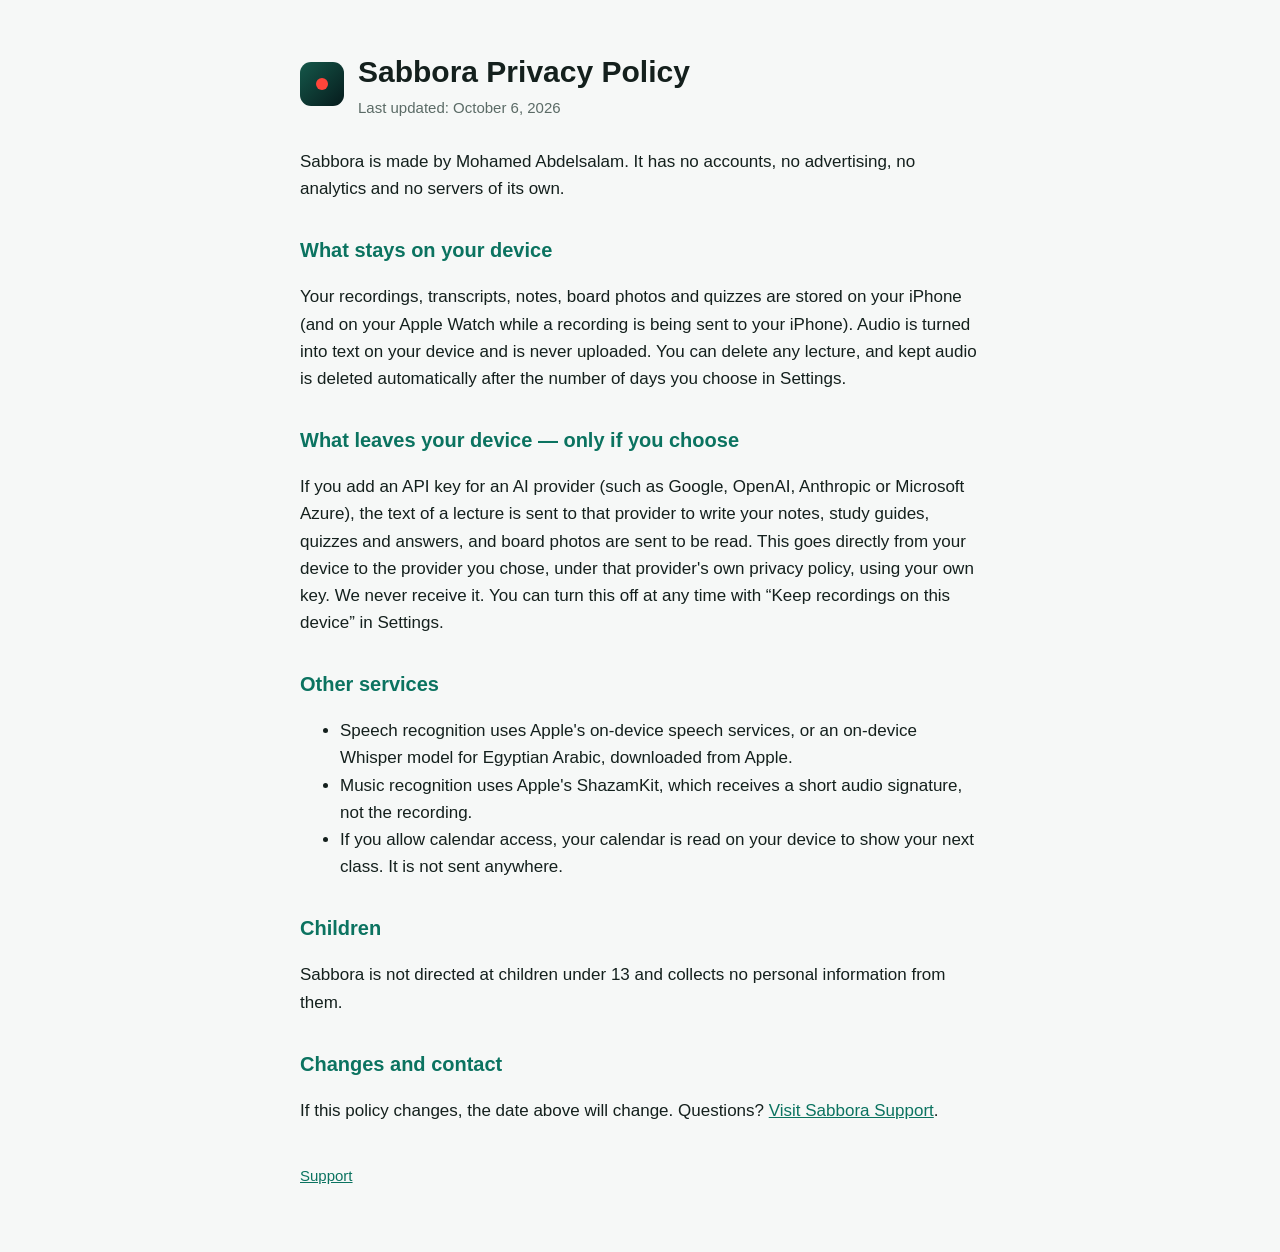
<file: index.html>
<!doctype html>
<html lang="en"><head><meta charset="utf-8"><meta name="viewport" content="width=device-width, initial-scale=1">
<title>Sabbora Privacy Policy</title><link rel="stylesheet" href="style.css"></head>
<body><main>
<header><div class="dot"><span></span></div><div><h1>Sabbora Privacy Policy</h1><div class="muted">Last updated: October 6, 2026</div></div></header>
<p>Sabbora is made by Mohamed Abdelsalam. It has no accounts, no advertising, no analytics and no servers of its own.</p>

<h2>What stays on your device</h2>
<p>Your recordings, transcripts, notes, board photos and quizzes are stored on your iPhone (and on your Apple Watch while a recording is being sent to your iPhone). Audio is turned into text on your device and is never uploaded. You can delete any lecture, and kept audio is deleted automatically after the number of days you choose in Settings.</p>

<h2>What leaves your device — only if you choose</h2>
<p>If you add an API key for an AI provider (such as Google, OpenAI, Anthropic or Microsoft Azure), the text of a lecture is sent to that provider to write your notes, study guides, quizzes and answers, and board photos are sent to be read. This goes directly from your device to the provider you chose, under that provider's own privacy policy, using your own key. We never receive it. You can turn this off at any time with “Keep recordings on this device” in Settings.</p>

<h2>Other services</h2>
<ul>
<li>Speech recognition uses Apple's on-device speech services, or an on-device Whisper model for Egyptian Arabic, downloaded from Apple.</li>
<li>Music recognition uses Apple's ShazamKit, which receives a short audio signature, not the recording.</li>
<li>If you allow calendar access, your calendar is read on your device to show your next class. It is not sent anywhere.</li>
</ul>

<h2>Children</h2>
<p>Sabbora is not directed at children under 13 and collects no personal information from them.</p>

<h2>Changes and contact</h2>
<p>If this policy changes, the date above will change. Questions? <a href="support/">Visit Sabbora Support</a>.</p>
<nav><a href="support/">Support</a></nav>
</main></body></html>
</file>
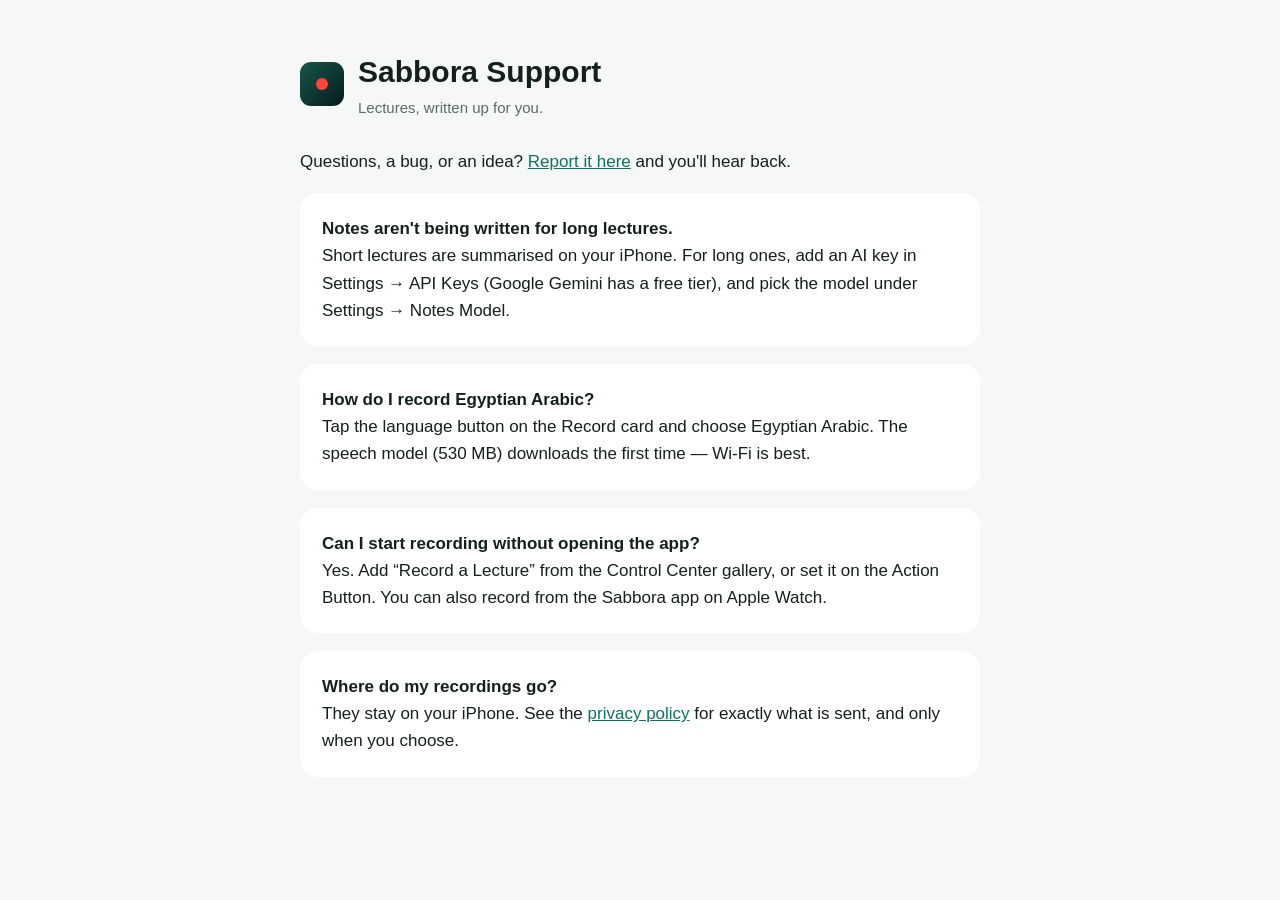
<file: support/index.html>
<!doctype html>
<html lang="en"><head><meta charset="utf-8"><meta name="viewport" content="width=device-width, initial-scale=1">
<title>Sabbora Support</title><link rel="stylesheet" href="../style.css"></head>
<body><main>
<header><div class="dot"><span></span></div><div><h1>Sabbora Support</h1><div class="muted">Lectures, written up for you.</div></div></header>
<p>Questions, a bug, or an idea? <a href="https://github.com/yabdelsa2862-lab/sabbora-site/issues/new">Report it here</a> and you'll hear back.</p>

<div class="card"><strong>Notes aren't being written for long lectures.</strong><br>
Short lectures are summarised on your iPhone. For long ones, add an AI key in Settings → API Keys (Google Gemini has a free tier), and pick the model under Settings → Notes Model.</div>

<div class="card"><strong>How do I record Egyptian Arabic?</strong><br>
Tap the language button on the Record card and choose Egyptian Arabic. The speech model (530 MB) downloads the first time — Wi-Fi is best.</div>

<div class="card"><strong>Can I start recording without opening the app?</strong><br>
Yes. Add “Record a Lecture” from the Control Center gallery, or set it on the Action Button. You can also record from the Sabbora app on Apple Watch.</div>

<div class="card"><strong>Where do my recordings go?</strong><br>
They stay on your iPhone. See the <a href="../">privacy policy</a> for exactly what is sent, and only when you choose.</div>
</main></body></html>
</file>
<file: style.css>
:root { --bg:#f6f8f7; --fg:#14201d; --muted:#5b6b66; --accent:#0b7360; --card:#ffffff; }
@media (prefers-color-scheme: dark) { :root { --bg:#0b1513; --fg:#e8efed; --muted:#9aaba6; --accent:#5ccca3; --card:#14211e; } }
* { box-sizing: border-box; }
body { margin:0; background:var(--bg); color:var(--fg); font: 17px/1.6 -apple-system, BlinkMacSystemFont, "Segoe UI", Roboto, sans-serif; }
main { max-width: 720px; margin: 0 auto; padding: 48px 20px 64px; }
header { display:flex; align-items:center; gap:14px; margin-bottom: 28px; }
header .dot { width:44px; height:44px; border-radius:11px; background: linear-gradient(135deg,#15584a,#061b1c); display:grid; place-items:center; }
header .dot span { width:12px; height:12px; border-radius:50%; background:#ff453a; }
h1 { font-size: 30px; margin: 0; }
h2 { font-size: 20px; margin: 32px 0 8px; color: var(--accent); }
p, li { color: var(--fg); }
.muted { color: var(--muted); font-size: 15px; }
.card { background: var(--card); border-radius: 18px; padding: 22px; margin-top: 18px; }
a { color: var(--accent); }
nav { margin-top: 40px; font-size: 15px; }
</file>
